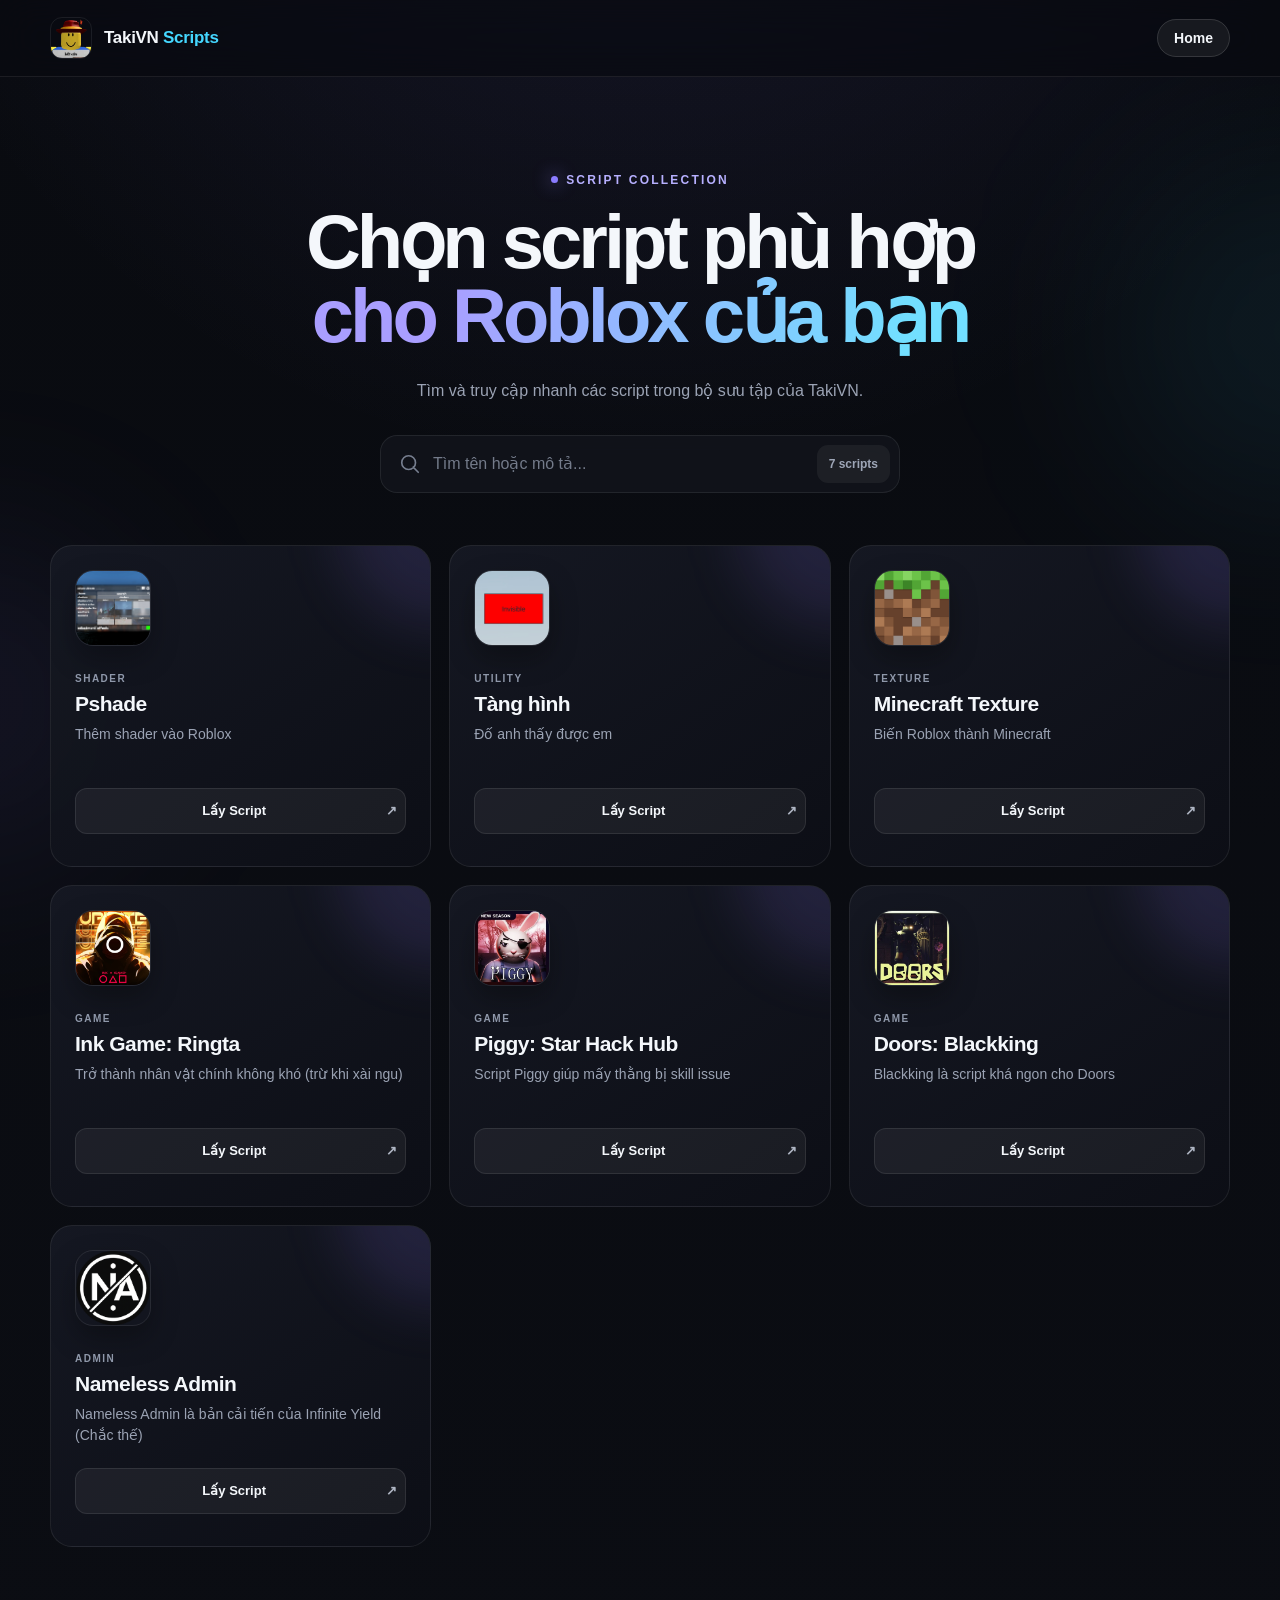
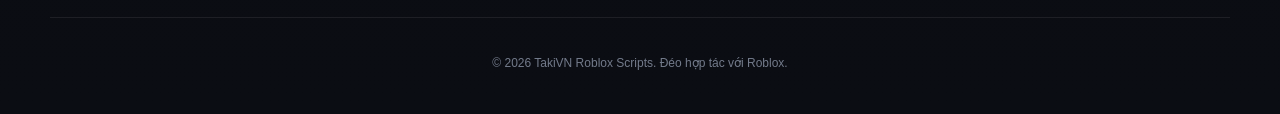
<file: index.html>
<!DOCTYPE html>
<html lang="vi">
<head>
  <meta charset="UTF-8">
  <meta name="viewport" content="width=device-width, initial-scale=1">
  <meta name="theme-color" content="#090b10">
  <meta name="description" content="TakiVN Roblox Scripts">
  <title>TakiVN Scripts</title>
  <link rel="stylesheet" href="assets/style.css">
</head>
<body>
  <div class="ambient ambient-one"></div>
  <div class="ambient ambient-two"></div>

  <header class="site-header">
    <div class="header-inner">
      <a class="brand" href="index.html" aria-label="TakiVN Scripts — trang chủ">
        <img src="assets/logo.png" alt="" class="logo" onerror="this.style.display='none'">
        <span>TakiVN <strong>Scripts</strong></span>
      </a>
      <nav aria-label="Điều hướng chính">
        <a href="index.html" class="active" aria-current="page">Home</a>
      </nav>
    </div>
  </header>

  <main>
    <section class="hero" aria-labelledby="page-title">
      <p class="eyebrow"><span></span> Script collection</p>
      <h2 id="page-title">Chọn script phù hợp<br><span>cho Roblox của bạn</span></h2>
      <p class="hero-copy">Tìm và truy cập nhanh các script trong bộ sưu tập của TakiVN.</p>

      <div class="search-section">
        <svg aria-hidden="true" viewBox="0 0 24 24"><path d="M10.5 18a7.5 7.5 0 1 1 0-15 7.5 7.5 0 0 1 0 15Zm5-2.5L21 21"/></svg>
        <input type="search" id="scriptSearch" placeholder="Tìm tên hoặc mô tả..." autocomplete="off">
        <span class="search-count" id="searchCount">7 scripts</span>
      </div>
    </section>

    <section class="scripts-list" aria-label="Danh sách script">
      <article class="script-card">
        <div class="card-glow"></div>
        <img src="assets/pshade.png" alt="Pshade" class="script-thumb">
        <div class="card-content">
          <span class="card-label">Shader</span>
          <h3>Pshade</h3>
          <p>Thêm shader vào Roblox</p>
          <button class="get-script-btn" data-href="script.html?id=pshade">Lấy Script <span>↗</span></button>
        </div>
      </article>

      <article class="script-card">
        <div class="card-glow"></div>
        <img src="assets/invisible.png" alt="Invisible" class="script-thumb">
        <div class="card-content">
          <span class="card-label">Utility</span>
          <h3>Tàng hình</h3>
          <p>Đố anh thấy được em</p>
          <button class="get-script-btn" data-href="https://pastefy.app/6lc5aRJ9">Lấy Script <span>↗</span></button>
        </div>
      </article>

      <article class="script-card">
        <div class="card-glow"></div>
        <img src="assets/minecraft.png" alt="Minecraft" class="script-thumb">
        <div class="card-content">
          <span class="card-label">Texture</span>
          <h3>Minecraft Texture</h3>
          <p>Biến Roblox thành Minecraft</p>
          <button class="get-script-btn" data-href="https://pastefy.app/yi3usPE8">Lấy Script <span>↗</span></button>
        </div>
      </article>

      <article class="script-card">
        <div class="card-glow"></div>
        <img src="assets/ink-game.png" alt="Ink Game" class="script-thumb">
        <div class="card-content">
          <span class="card-label">Game</span>
          <h3>Ink Game: Ringta</h3>
          <p>Trở thành nhân vật chính không khó (trừ khi xài ngu)</p>
          <button class="get-script-btn" data-href="script.html?id=ink-game">Lấy Script <span>↗</span></button>
        </div>
      </article>

      <article class="script-card">
        <div class="card-glow"></div>
        <img src="assets/piggy.png" alt="Piggy" class="script-thumb">
        <div class="card-content">
          <span class="card-label">Game</span>
          <h3>Piggy: Star Hack Hub</h3>
          <p>Script Piggy giúp mấy thằng bị skill issue</p>
          <button class="get-script-btn" data-href="script.html?id=piggy">Lấy Script <span>↗</span></button>
        </div>
      </article>

      <article class="script-card">
        <div class="card-glow"></div>
        <img src="assets/doors.png" alt="Doors" class="script-thumb">
        <div class="card-content">
          <span class="card-label">Game</span>
          <h3>Doors: Blackking</h3>
          <p>Blackking là script khá ngon cho Doors</p>
          <button class="get-script-btn" data-href="script.html?id=doors">Lấy Script <span>↗</span></button>
        </div>
      </article>

      <article class="script-card">
        <div class="card-glow"></div>
        <img src="assets/NAnew.png" alt="Nameless Admin" class="script-thumb">
        <div class="card-content">
          <span class="card-label">Admin</span>
          <h3>Nameless Admin</h3>
          <p>Nameless Admin là bản cải tiến của Infinite Yield (Chắc thế)</p>
          <button class="get-script-btn" data-href="https://pastefy.app/ahzvS1VK">Lấy Script <span>↗</span></button>
        </div>
      </article>
    </section>

    <p class="empty-state" id="emptyState">Không tìm thấy script nào.</p>
  </main>

  <footer>
    <p>&copy; 2026 TakiVN Roblox Scripts. Đéo hợp tác với Roblox.</p>
  </footer>

  <script>
  const search = document.getElementById('scriptSearch');
  const cards = [...document.querySelectorAll('.script-card')];
  const count = document.getElementById('searchCount');
  const empty = document.getElementById('emptyState');

  search.addEventListener('input', () => {
    const query = search.value.trim().toLowerCase();
    let visible = 0;
    cards.forEach(card => {
      const match = card.innerText.toLowerCase().includes(query);
      card.classList.toggle('is-hidden', !match);
      if (match) visible++;
    });
    count.textContent = `${visible} ${visible === 1 ? 'script' : 'scripts'}`;
    empty.classList.toggle('show', visible === 0);
  });

  document.querySelectorAll('.get-script-btn').forEach(button => {
    button.addEventListener('click', () => {
      button.classList.add('is-loading');
      setTimeout(() => window.location.href = button.dataset.href, 180);
    });
  });
  </script>
</body>
</html>
</file>
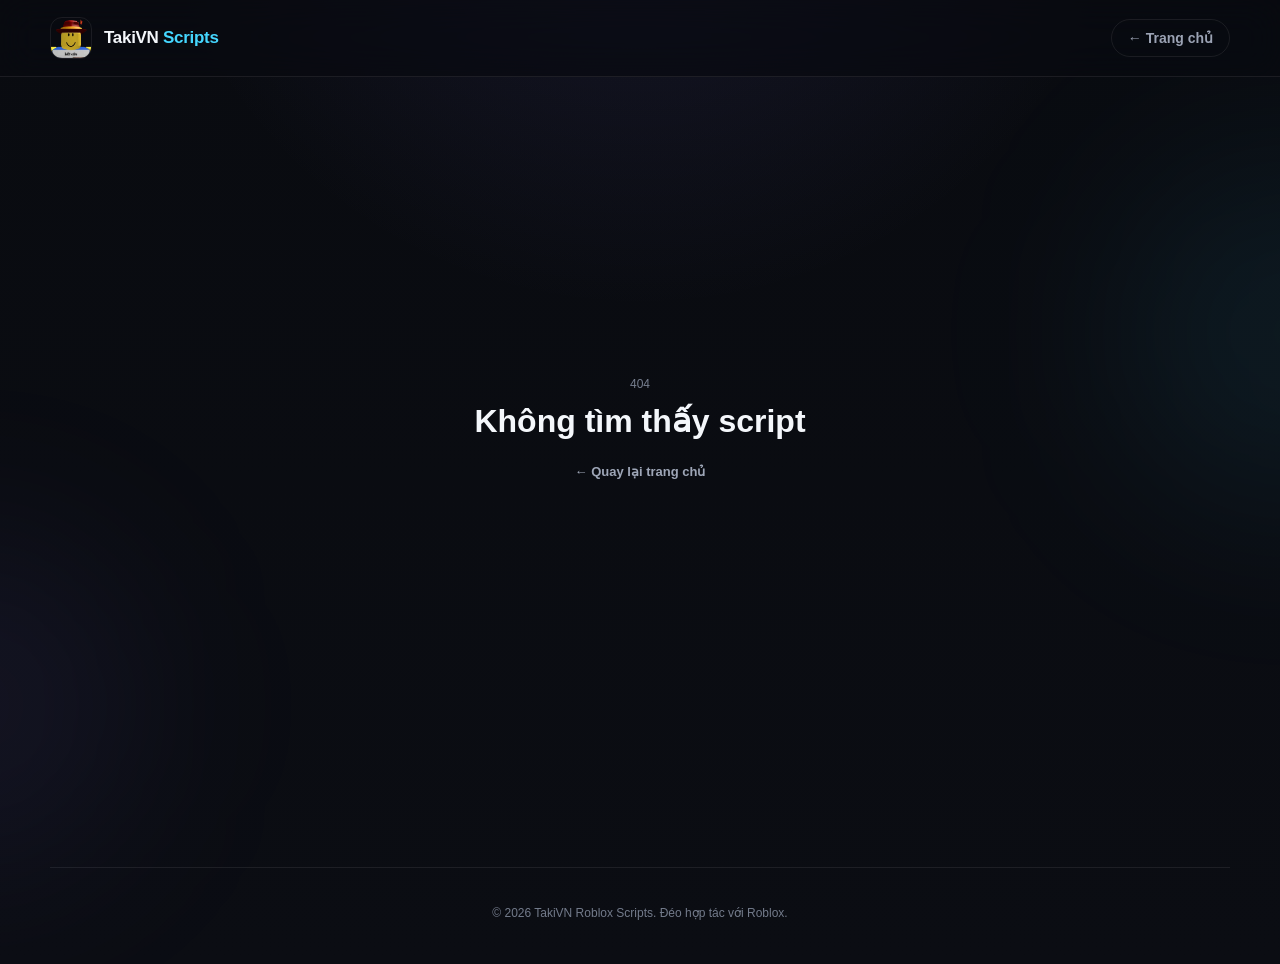
<file: script.html>
<!DOCTYPE html>
<html lang="vi">
<head>
  <meta charset="UTF-8">
  <meta name="viewport" content="width=device-width, initial-scale=1">
  <meta name="theme-color" content="#090b10">
  <title>Script chi tiết | TakiVN Scripts</title>
  <link rel="stylesheet" href="assets/style.css">
  <script src="scripts-data.js"></script>
</head>
<body>
  <div class="ambient ambient-one"></div>
  <div class="ambient ambient-two"></div>

  <header class="site-header">
    <div class="header-inner">
      <a class="brand" href="index.html" aria-label="TakiVN Scripts — trang chủ">
        <img src="assets/logo.png" alt="" class="logo" onerror="this.style.display='none'">
        <span>TakiVN <strong>Scripts</strong></span>
      </a>
      <nav aria-label="Điều hướng chính"><a href="index.html">← Trang chủ</a></nav>
    </div>
  </header>

  <main class="detail-main">
    <div class="script-detail" id="scriptDetail">
      <div class="detail-loading">Đang tải script...</div>
    </div>
  </main>

  <footer><p>&copy; 2026 TakiVN Roblox Scripts. Đéo hợp tác với Roblox.</p></footer>

  <script>
  const params = new URLSearchParams(window.location.search);
  const data = window.scripts && window.scripts[params.get('id')];

  function renderDetail() {
    const detail = document.getElementById('scriptDetail');
    if (!data) {
      detail.innerHTML = '<div class="detail-error"><span>404</span><h1>Không tìm thấy script</h1><a href="index.html" class="back-btn">← Quay lại trang chủ</a></div>';
      return;
    }

    document.title = data.title + ' | TakiVN Scripts';
    detail.innerHTML = `
      <a href="index.html" class="back-btn">← Quay lại</a>
      <div class="detail-header">
        <img src="${data.image}" alt="${data.title}" class="script-detail-img">
        <div>
          <p class="eyebrow detail-eyebrow"><span></span> Script details</p>
          <h1>${data.title}</h1>
          <p class="script-detail-desc">${data.desc}</p>
        </div>
      </div>
      <div class="code-shell">
        <div class="code-toolbar"><span>Lua</span><button class="copy-btn" type="button">Copy</button></div>
        <pre class="script-detail-code" id="codeArea"><code>${data.code.replace(/[&<>]/g, char => ({'&':'&amp;','<':'&lt;','>':'&gt;'}[char]))}</code></pre>
      </div>
    `;

    document.querySelector('.copy-btn').addEventListener('click', async function () {
      try {
        await navigator.clipboard.writeText(data.code);
        this.textContent = 'Đã copy ✓';
        this.classList.add('copied');
        setTimeout(() => { this.textContent = 'Copy'; this.classList.remove('copied'); }, 1600);
      } catch (_) {
        this.textContent = 'Không thể copy';
      }
    });
  }
  renderDetail();
  </script>
</body>
</html>
</file>
<file: assets/style.css>
:root {
  --bg: #090b10;
  --surface: rgba(18, 21, 29, 0.82);
  --surface-strong: #12151d;
  --border: rgba(255, 255, 255, 0.08);
  --text: #f4f7fb;
  --muted: #9ba3b4;
  --accent: #8b7cff;
  --accent-two: #45d7ff;
}

* { box-sizing: border-box; }

html { scroll-behavior: smooth; }

body {
  min-height: 100vh;
  margin: 0;
  overflow-x: hidden;
  font-family: Inter, ui-sans-serif, -apple-system, BlinkMacSystemFont, "Segoe UI", sans-serif;
  color: var(--text);
  background:
    radial-gradient(circle at 50% -20%, rgba(139, 124, 255, 0.12), transparent 38%),
    linear-gradient(180deg, #090b10 0%, #0b0d13 100%);
}

body::before {
  content: "";
  position: fixed;
  inset: 0;
  z-index: -3;
  opacity: 0.23;
  background-image: linear-gradient(rgba(255,255,255,.025) 1px, transparent 1px), linear-gradient(90deg, rgba(255,255,255,.025) 1px, transparent 1px);
  background-size: 52px 52px;
  mask-image: linear-gradient(to bottom, black, transparent 78%);
}

.ambient { position: fixed; z-index: -2; border-radius: 50%; filter: blur(100px); pointer-events: none; }
.ambient-one { width: 340px; height: 340px; right: -180px; top: 18%; background: rgba(69, 215, 255, .08); }
.ambient-two { width: 300px; height: 300px; left: -180px; bottom: 5%; background: rgba(139, 124, 255, .09); }

.site-header {
  position: sticky;
  top: 0;
  z-index: 20;
  border-bottom: 1px solid var(--border);
  background: rgba(9, 11, 16, .72);
  backdrop-filter: blur(18px) saturate(140%);
}

.header-inner {
  width: min(1180px, calc(100% - 40px));
  height: 76px;
  margin: auto;
  display: flex;
  align-items: center;
  justify-content: space-between;
}

.brand { display: flex; align-items: center; gap: 12px; color: var(--text); text-decoration: none; font-size: 17px; font-weight: 700; letter-spacing: -.3px; }
.brand strong { color: var(--accent-two); }
.logo { width: 42px; height: 42px; border-radius: 12px; object-fit: cover; border: 1px solid var(--border); }

nav a { color: var(--muted); text-decoration: none; font-size: 14px; font-weight: 700; border: 1px solid var(--border); padding: 10px 16px; border-radius: 999px; transition: .2s ease; }
nav a.active, nav a:hover { color: var(--text); background: rgba(255,255,255,.06); border-color: rgba(255,255,255,.13); }

main { width: min(1180px, calc(100% - 40px)); margin: 0 auto; }
.hero { max-width: 760px; margin: 92px auto 52px; text-align: center; }
.eyebrow { display: inline-flex; align-items: center; gap: 8px; margin: 0 0 18px; color: #b7b0ff; font-size: 12px; font-weight: 800; text-transform: uppercase; letter-spacing: 2.2px; }
.eyebrow span { width: 7px; height: 7px; border-radius: 50%; background: var(--accent); box-shadow: 0 0 18px var(--accent); }
.hero h2 { margin: 0; font-size: clamp(44px, 7vw, 76px); line-height: .98; letter-spacing: -4px; font-weight: 820; }
.hero h2 span { color: transparent; background: linear-gradient(100deg, #a99eff 20%, #72dfff 90%); background-clip: text; -webkit-background-clip: text; }
.hero-copy { max-width: 520px; margin: 24px auto 30px; color: var(--muted); line-height: 1.7; }

.search-section { position: relative; width: min(520px, 100%); height: 58px; margin: auto; }
.search-section svg { position: absolute; z-index: 2; left: 19px; top: 18px; width: 22px; fill: none; stroke: #777f90; stroke-width: 1.8; stroke-linecap: round; }
#scriptSearch { width: 100%; height: 100%; border: 1px solid var(--border); border-radius: 17px; outline: none; padding: 0 118px 0 52px; color: var(--text); background: rgba(18,21,29,.78); backdrop-filter: blur(12px); font: inherit; transition: .25s ease; }
#scriptSearch::placeholder { color: #747b8a; }
#scriptSearch:focus { border-color: rgba(139,124,255,.55); box-shadow: 0 0 0 4px rgba(139,124,255,.08), 0 18px 50px rgba(0,0,0,.25); }
.search-count { position: absolute; right: 10px; top: 10px; height: 38px; display: flex; align-items: center; padding: 0 12px; border-radius: 11px; color: #9ea6b7; background: rgba(255,255,255,.055); font-size: 12px; font-weight: 800; }

.scripts-list { display: grid; grid-template-columns: repeat(3, 1fr); gap: 18px; }
.script-card { position: relative; min-height: 322px; overflow: hidden; border: 1px solid var(--border); border-radius: 22px; background: linear-gradient(145deg, rgba(22,25,35,.94), rgba(13,15,22,.94)); transition: transform .28s cubic-bezier(.2,.8,.2,1), border-color .28s, opacity .2s; animation: rise .55s both; }
.script-card:nth-child(2) { animation-delay: .05s; } .script-card:nth-child(3) { animation-delay: .1s; }
.script-card:nth-child(4) { animation-delay: .15s; } .script-card:nth-child(5) { animation-delay: .20s; }
.script-card:nth-child(6) { animation-delay: .25s; } .script-card:nth-child(7) { animation-delay: .30s; }
.script-card:hover { transform: translateY(-7px); border-color: rgba(139,124,255,.28); }
.script-card.is-hidden { display: none; }
.card-glow { position: absolute; width: 200px; height: 200px; right: -110px; top: -120px; border-radius: 50%; background: rgba(139,124,255,.14); filter: blur(28px); transition: .35s; }
.script-card:hover .card-glow { background: rgba(69,215,255,.17); transform: scale(1.25); }
.script-thumb { width: 76px; height: 76px; margin: 24px 24px 18px; border-radius: 18px; object-fit: cover; border: 1px solid rgba(255,255,255,.09); box-shadow: 0 12px 28px rgba(0,0,0,.28); }
.card-content { padding: 0 24px 24px; }
.card-label { display: inline-block; margin-bottom: 8px; color: #8f98aa; font-size: 10px; font-weight: 800; text-transform: uppercase; letter-spacing: 1.5px; }
.script-card h3 { margin: 0 0 8px; font-size: 21px; letter-spacing: -.5px; }
.script-card p { min-height: 44px; margin: 0 0 20px; color: var(--muted); font-size: 14px; line-height: 1.55; }
.get-script-btn { width: 100%; height: 46px; border: 1px solid rgba(255,255,255,.09); border-radius: 12px; color: var(--text); background: rgba(255,255,255,.055); font: inherit; font-size: 13px; font-weight: 800; cursor: pointer; transition: .22s ease; }
.get-script-btn span { float: right; margin-right: 2px; color: #aeb5c3; }
.get-script-btn:hover, .get-script-btn.is-loading { border-color: rgba(139,124,255,.45); background: linear-gradient(100deg, rgba(139,124,255,.20), rgba(69,215,255,.12)); transform: translateY(-1px); }
.empty-state { display: none; margin: 60px 0; text-align: center; color: var(--muted); }
.empty-state.show { display: block; }

footer { width: min(1180px, calc(100% - 40px)); margin: 70px auto 0; padding: 26px 0 32px; border-top: 1px solid var(--border); color: #737b8b; text-align: center; font-size: 12px; }

.detail-main { min-height: calc(100vh - 180px); display: grid; place-items: center; }
.script-detail { width: min(820px, 100%); margin: 70px auto; }
.back-btn { display: inline-flex; margin-bottom: 22px; color: #9ea6b7; text-decoration: none; font-size: 13px; font-weight: 800; transition: .2s; }
.back-btn:hover { color: var(--text); }
.detail-header { display: grid; grid-template-columns: 120px 1fr; gap: 24px; align-items: center; margin-bottom: 24px; }
.script-detail-img { width: 120px; height: 120px; border-radius: 25px; object-fit: cover; border: 1px solid var(--border); box-shadow: 0 20px 50px rgba(0,0,0,.28); }
.detail-eyebrow { margin-bottom: 10px; }
.detail-header h1 { margin: 0 0 8px; font-size: clamp(34px, 6vw, 54px); letter-spacing: -2px; }
.script-detail-desc { margin: 0; color: var(--muted); }
.code-shell { overflow: hidden; border: 1px solid var(--border); border-radius: 18px; background: rgba(12,14,20,.86); box-shadow: 0 24px 80px rgba(0,0,0,.22); }
.code-toolbar { height: 56px; display: flex; align-items: center; justify-content: space-between; padding: 0 12px 0 20px; border-bottom: 1px solid var(--border); color: #7d8697; font-size: 12px; font-weight: 800; }
.copy-btn { min-width: 88px; height: 34px; border: 1px solid var(--border); border-radius: 9px; color: var(--text); background: rgba(255,255,255,.055); font: inherit; font-weight: 800; cursor: pointer; transition: .2s; }
.copy-btn:hover, .copy-btn.copied { border-color: rgba(139,124,255,.42); background: rgba(139,124,255,.16); }
.script-detail-code { min-height: 150px; margin: 0; overflow-x: auto; padding: 26px; color: #cbd3e1; font: 13px/1.8 "SFMono-Regular", Consolas, monospace; white-space: pre-wrap; word-break: break-word; }
.detail-loading, .detail-error { text-align: center; }
.detail-error span { color: #777f90; font-size: 12px; }
.detail-error h1 { margin: 10px 0 22px; }

@keyframes rise { from { opacity: 0; transform: translateY(18px); } to { opacity: 1; transform: translateY(0); } }

@media (max-width: 900px) { .scripts-list { grid-template-columns: repeat(2, 1fr); } }
@media (max-width: 620px) {
  .header-inner, main, footer { width: min(100% - 28px, 1180px); }
  .header-inner { height: 68px; }
  .logo { width: 38px; height: 38px; }
  .brand { font-size: 15px; }
  nav a { padding: 8px 12px; }
  .hero { margin: 58px auto 38px; }
  .hero h2 { font-size: 42px; letter-spacing: -2.5px; }
  .hero-copy { margin: 18px auto 24px; }
  .search-section { height: 54px; }
  .search-section svg { top: 16px; }
  #scriptSearch { padding-right: 104px; }
  .search-count { height: 34px; top: 10px; }
  .scripts-list { grid-template-columns: 1fr; }
  .script-card { min-height: 292px; }
  footer { margin-top: 48px; }
  .detail-main { display: block; }
  .script-detail { margin: 48px auto; }
  .detail-header { grid-template-columns: 82px 1fr; gap: 16px; }
  .script-detail-img { width: 82px; height: 82px; border-radius: 19px; }
  .detail-header h1 { font-size: 30px; }
  .script-detail-desc { font-size: 13px; }
}

@media (prefers-reduced-motion: reduce) { *, *::before, *::after { scroll-behavior: auto !important; animation-duration: .01ms !important; transition-duration: .01ms !important; } }
</file>
